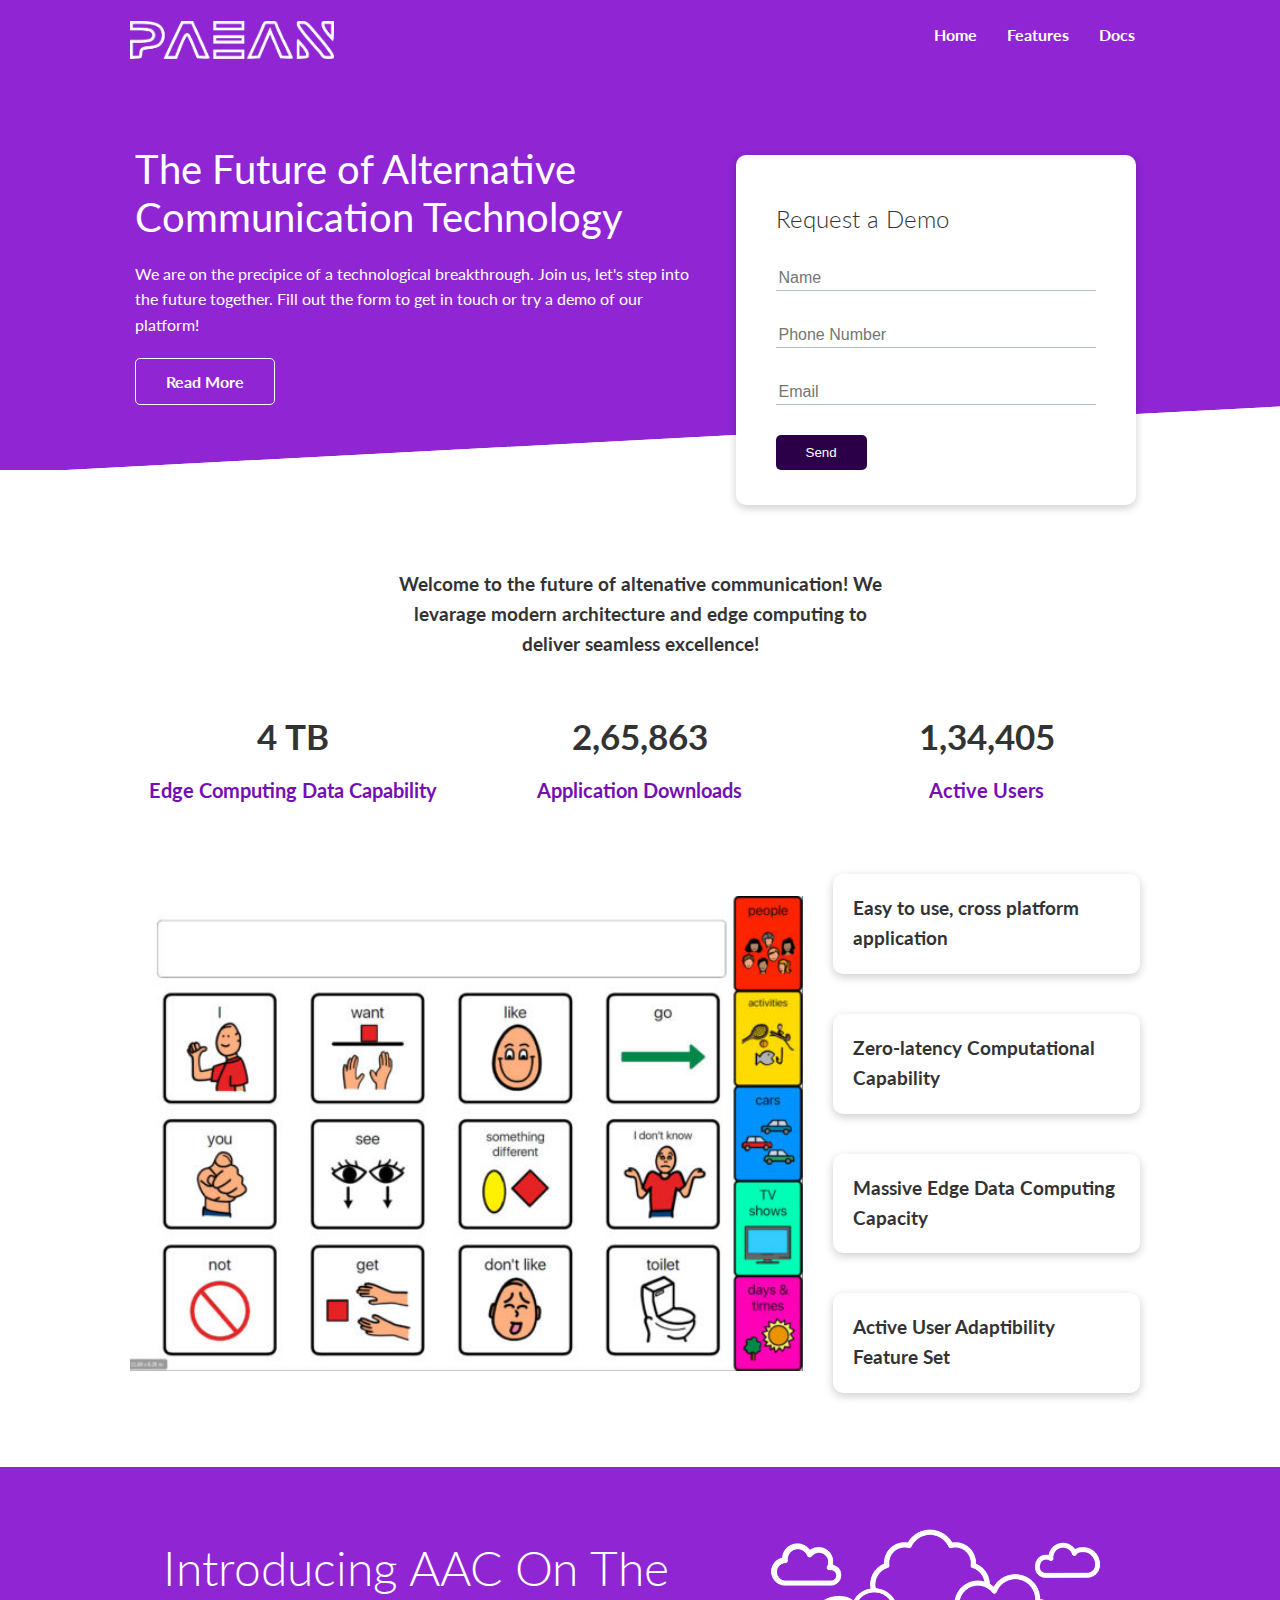
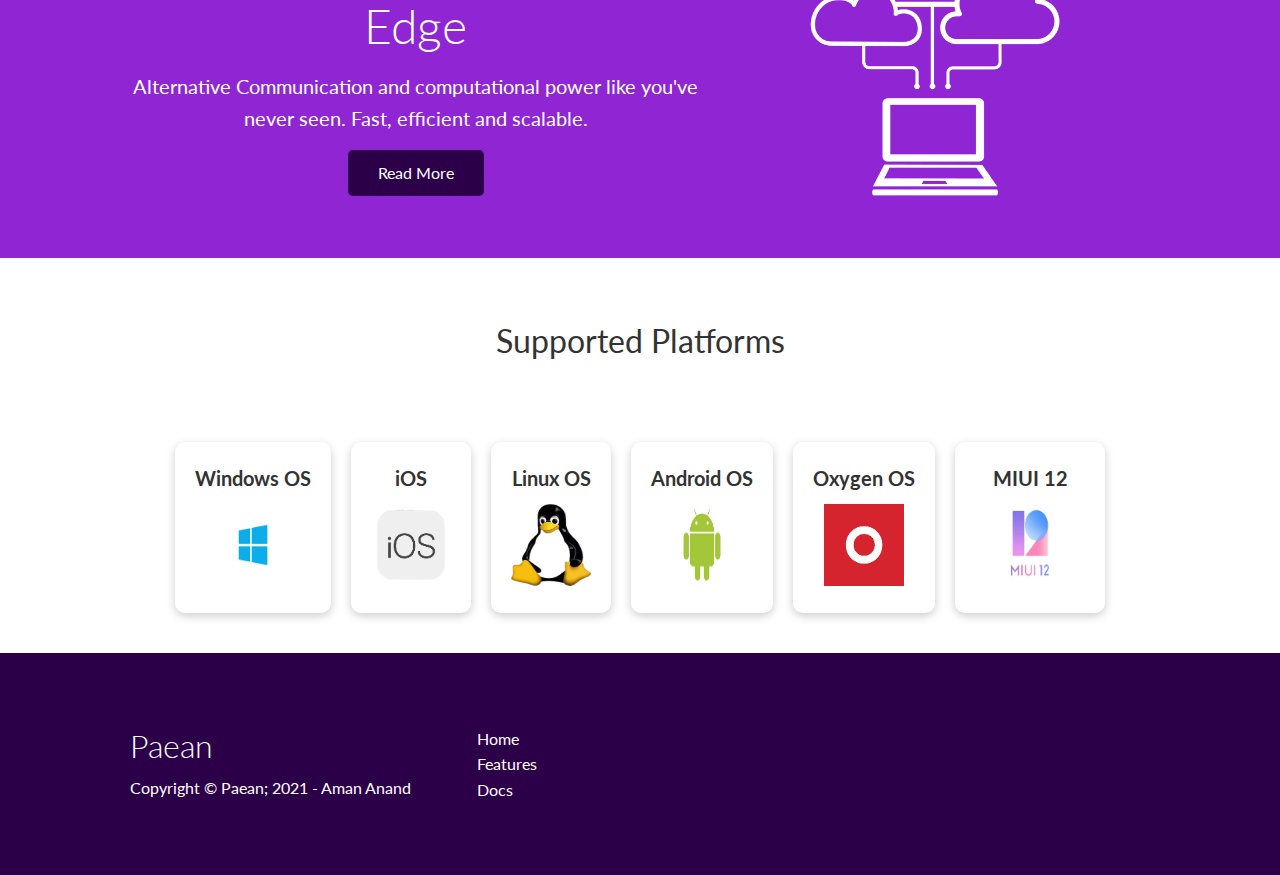
<file: index.html>
<!DOCTYPE html>
<html lang="en">
<head>
    <meta charset="UTF-8">
    <meta name="viewport" content="width=device-width, initial-scale=1.0">
    <link rel="stylesheet" href="https://cdnjs.cloudflare.com/ajax/libs/font-awesome/5.15.1/css/all.min.css" integrity="sha512-+4zCK9k+qNFUR5X+cKL9EIR+ZOhtIloNl9GIKS57V1MyNsYpYcUrUeQc9vNfzsWfV28IaLL3i96P9sdNyeRssA==" crossorigin="anonymous" />
    
    <!-- Internal Stylesheet -->
    <link rel="stylesheet" href="css/utilities.css">
    <link rel="stylesheet" href="css/style.css">
    <link rel="icon" href="images/favicon.png">
    <title>Paean | AAC For Everyone</title>
</head>
<body>
    <!-- Navbar -->
    <div class="navbar">
        <div class="container flex">
            <img src="./images/paean_media/HeadLogo.png" alt="PaeanLogo" style="padding-top:10px; width: 20% !important;">
            <!-- <h1 class="logo">Paean</h1> -->
            <nav>
                <ul>
                    <li><a href="index.html"><strong>Home</strong></a></li>
                    <li><a href="features.html"><strong>Features</strong></a></li>
                    <li><a href="docs.html"><strong>Docs</strong></a></li>
                </ul>
            </nav>
        </div>
    </div>
    
    <!-- Showcase -->
    <section class="showcase">
        <div class="container grid">
            <div class="showcase-text">
                <h1><strong>The Future of Alternative Communication Technology</strong></h1>
                <p>We are on the precipice of a technological breakthrough. Join us, let's step into the future together. Fill out the form to get in touch or try a demo of our platform!</p>
                <a href="features.html" class="btn btn-outline"><strong>Read More</strong></a>
            </div>

            <div class="showcase-form card">
                <h2>Request a Demo </h2>
                 <form>
                    <div class="form-control">
                        <input type="text" name="name" placeholder="Name" required>
                    </div>
                    <div class="form-control">
                        <input type="text" name="company" placeholder="Phone Number" required>
                    </div>
                    <div class="form-control">
                        <input type="email" name="email" placeholder="Email" required>
                    </div>
                    <input type="submit" value="Send" class="btn btn-dark">
                </form>
            </div>
        </div>
    </section>

    <!-- Stats -->
    <section class="stats">
        <div class="container">
            <h3 class="stats-heading text-center my-1">
                Welcome to the future of altenative communication! We levarage modern architecture and edge computing to deliver seamless excellence!
            </h3>

            <div class="grid grid-3 text-center my-4">
                <div>
                    <i class="fas fa-server fa-3x"></i>
                    <h3>4 TB</h3>
                    <p class="text-secondary">Edge Computing Data Capability</p>
                </div>
                <div>
                    <i class="fas fa-download fa-3x"></i>
                    <h3>2,65,863</h3>
                    <p class="text-secondary">Application Downloads</p>
                </div>
                <div>
                    <i class="fas fa-project-diagram fa-3x"></i>
                    <h3>1,34,405</h3>
                    <p class="text-secondary">Active Users</p>
                </div>
            </div>
        </div>
    </section>

    <!-- Cli -->
    <section class="cli">
        <div class="container grid">
            <img src="images/AAC.jpg" alt="">
            <div class="card">
                <h3>Easy to use, cross platform application</h3>
            </div>
            <div class="card">
                <h3>Zero-latency Computational Capability</h3>
            </div>
            <div class="card">
                <h3>Massive Edge Data Computing Capacity</h3>
            </div>
            <div class="card">
                <h3>Active User Adaptibility Feature Set</h3>
            </div>
        </div>
    </section>

    <!-- Cloud -->
    <section class="cloud bg-primary my-5 py-4">
        <div class="container grid">
            <div class="text-center">
                <h2 class="lg">Introducing AAC On The Edge</h2>
                <p class="lead my-1">Alternative Communication and computational power like you've never seen. Fast, efficient and scalable.</p>
                <a href="features.html" class="btn btn-dark">Read More</a>
            </div>
            <img src="images/cloud.png" alt="">
        </div>
    </section>

    <!-- Languages -->
    <section class="languages">
        <h2 class="md text-center my-5">
            <strong>Supported Platforms</strong>
        </h2>
        <div class="container flex">
            <div class="card">
                <h4>Windows OS</h4>
                <img src="images/logos/windows.png" alt="" style="height: 82px !important; width: 80px !important;">
            </div>
            <div class="card">
                <h4>iOS</h4>
                <img src="images/logos/iOS.png" alt="" style="height: 82px !important; width: 80px !important;">
            </div>
            <div class="card">
                <h4>Linux OS</h4>
                <img src="images/logos/linux.png" alt="" style="height: 82px !important; width: 80px !important;">
            </div>
            <div class="card">
                <h4>Android OS</h4>
                <img src="images/logos/android.png" alt="" style="height: 82px !important; width: 80px !important;">
            </div>
            <div class="card">
                <h4>Oxygen OS</h4>
                <img src="images/logos/oxygen.png" alt=""style="height: 82px !important; width: 80px !important;" >
            </div>
            <div class="card">
                <h4>MIUI 12</h4>
                <img src="images/logos/miui.png" alt=""style="height: 82px !important; width: 110px !important;" >
            </div>
        </div>
    </section>

    <!-- Footer -->
    <footer class="footer bg-dark py-5">
        <div class="container grid grid-3">
            <div>
                <h1>Paean
                </h1>
                <p>Copyright &copy Paean; 2021 - Aman Anand</p>
            </div>
            <nav>
                <ul>
                    <li><a href="index.html">Home</a></li>
                    <li><a href="features.html">Features</a></li>
                    <li><a href="docs.html">Docs</a></li>
                </ul>
            </nav>
            <div class="social">
                <a href="https://github.com/CrypticMuze"><i class="fab fa-github fa-2x"></i></a>
                <a href="https://www.linkedin.com/in/amanxanand/"><i class="fab fa-linkedin fa-2x"></i></a>
                <a href="https://www.instagram.com/_am.an.and_/"><i class="fab fa-instagram fa-2x"></i></a>
                <a href="https://twitter.com/amanxanand"><i class="fab fa-twitter fa-2x"></i></a>
            </div>
        </div>
    </footer>
</body>
</html>
</file>
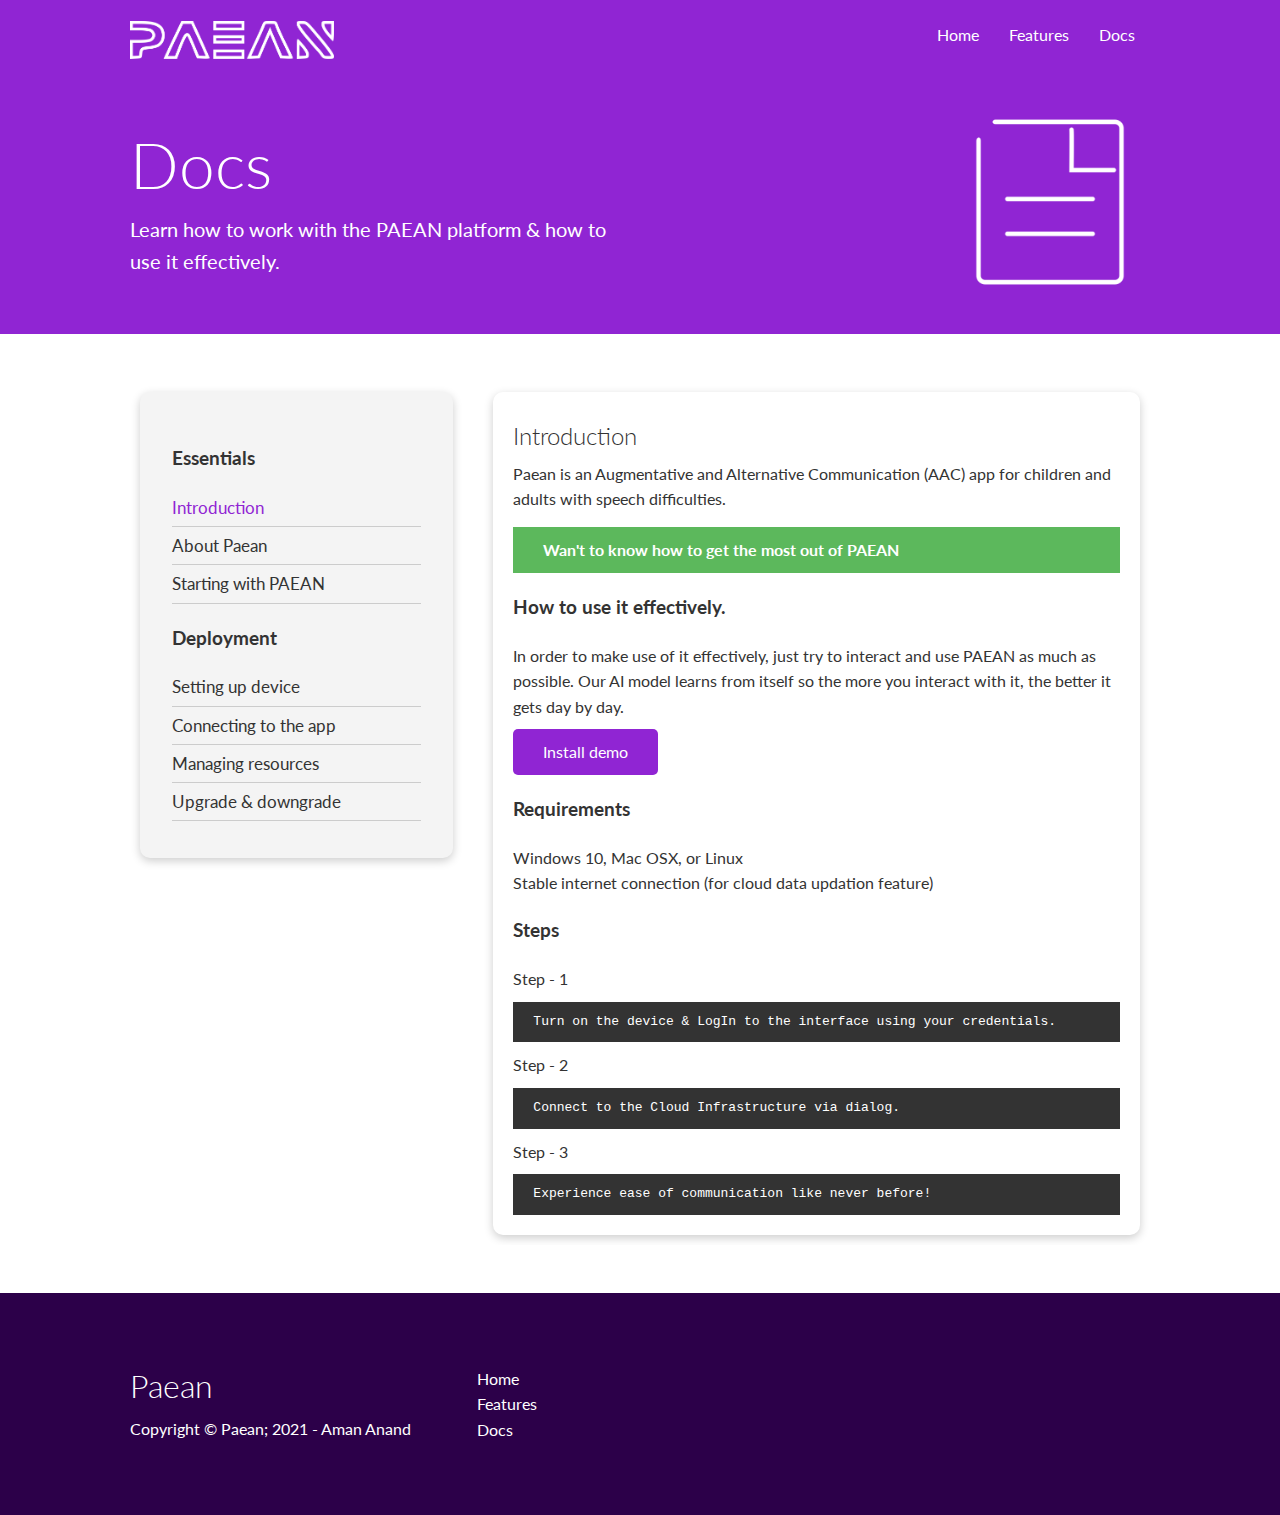
<file: docs.html>
<!DOCTYPE html>
<html lang="en">
    <head>
        <meta charset="UTF-8">
        <meta name="viewport" content="width=device-width, initial-scale=1.0">
        <link rel="stylesheet" href="https://cdnjs.cloudflare.com/ajax/libs/font-awesome/5.15.1/css/all.min.css" integrity="sha512-+4zCK9k+qNFUR5X+cKL9EIR+ZOhtIloNl9GIKS57V1MyNsYpYcUrUeQc9vNfzsWfV28IaLL3i96P9sdNyeRssA==" crossorigin="anonymous" />
        
        <!-- Internal Stylesheet -->
        <link rel="stylesheet" href="css/utilities.css">
        <link rel="stylesheet" href="css/style.css">
        <link rel="icon" href="images/favicon.png">
        <title>Paean | AAC For Everyone</title>
    </head>
<body>
    <!-- Navbar -->
    <div class="navbar">
        <div class="container flex">
            <img src="./images/paean_media/HeadLogo.png" alt="PaeanLogo" style="padding-top:10px; width: 20% !important;">
            <!-- <h1 class="logo">Paean</h1> -->
            <nav>
                <ul>
                    <li><a href="index.html">Home</a></li>
                    <li><a href="features.html">Features</a></li>
                    <li><a href="docs.html">Docs</a></li>
                </ul>
            </nav>
        </div>
    </div>

    <!-- Head -->
    <section class="docs-head bg-primary py-3">
        <div class="container grid">
            <div>
                <h1 class="xl">Docs</h1>
                <p class="lead">
                    Learn how to work with the PAEAN platform & how to use it effectively.
                </p>
            </div>
            <img src="images/docs.png" alt="">
        </div>
    </section>

    <!-- Docs main -->
    <section class="docs-main my-4">
        <div class="container grid">
            <div class="card bg-light p-3">
                <h3 class="my-2">Essentials</h3>
                <nav>
                    <ul>
                        <li><a class="text-primary" href="#">Introduction</a></li>
                        <li><a href="#">About Paean</a></li>
                        <li><a href="#">Starting with PAEAN</a></li>
                    </ul>
                </nav>

                <h3 class="my-2">Deployment</h3>
                <nav>
                    <ul>
                        <li><a href="#">Setting up device</a></li>
							<li><a href="#">Connecting to the app</a></li>
							<li><a href="#">Managing resources</a></li>
							<li><a href="#">Upgrade & downgrade</a></li>
                    </ul>
                </nav>
            </div>
            <div class="card">
                <h2>Introduction</h2>
                <p>Paean is an Augmentative and Alternative Communication (AAC) app for children and adults with speech difficulties. 


                <div class="alert alert-success">
                    <i class="fas fa-info"></i> Wan't to know how to get the most out of PAEAN
                </div>

                <h3>How to use it effectively.</h3>
                <p>In order to make use of it effectively, just try to interact and use PAEAN as much as possible. Our AI model learns from itself so the more you interact with it, the better it gets day by day.</p>
                <a href="#" class="btn btn-primary">Install demo</a>

                <h3>Requirements</h3>
                <ul>
                    <li>Windows 10, Mac OSX, or Linux</li>
                    <li>Stable internet connection (for cloud data updation feature)</li>
                </ul>

                <h3>Steps</h3>
                <p>Step - 1</p>
                <pre><code>Turn on the device & LogIn to the interface using your credentials.</code></pre>
                <p>Step - 2</p>
                <pre><code>Connect to the Cloud Infrastructure via dialog.</code></pre>
                <p>Step - 3</p>
                <pre><code>Experience ease of communication like never before!</code></pre>

            </div>
        </div>
    </section>
    
    <!-- Footer -->
    <footer class="footer bg-dark py-5">
        <div class="container grid grid-3">
            <div>
                <h1>Paean
                </h1>
                <p>Copyright &copy Paean; 2021 - Aman Anand</p>
            </div>
            <nav>
                <ul>
                    <li><a href="index.html">Home</a></li>
                    <li><a href="features.html">Features</a></li>
                    <li><a href="docs.html">Docs</a></li>
                </ul>
            </nav>
            <div class="social">
                <a href="https://github.com/CrypticMuze"><i class="fab fa-github fa-2x"></i></a>
                <a href="https://www.linkedin.com/in/amanxanand/"><i class="fab fa-linkedin fa-2x"></i></a>
                <a href="https://www.instagram.com/_am.an.and_/"><i class="fab fa-instagram fa-2x"></i></a>
                <a href="https://twitter.com/amanxanand"><i class="fab fa-twitter fa-2x"></i></a>
            </div>
        </div>
    </footer>
</body>
</html>
</file>
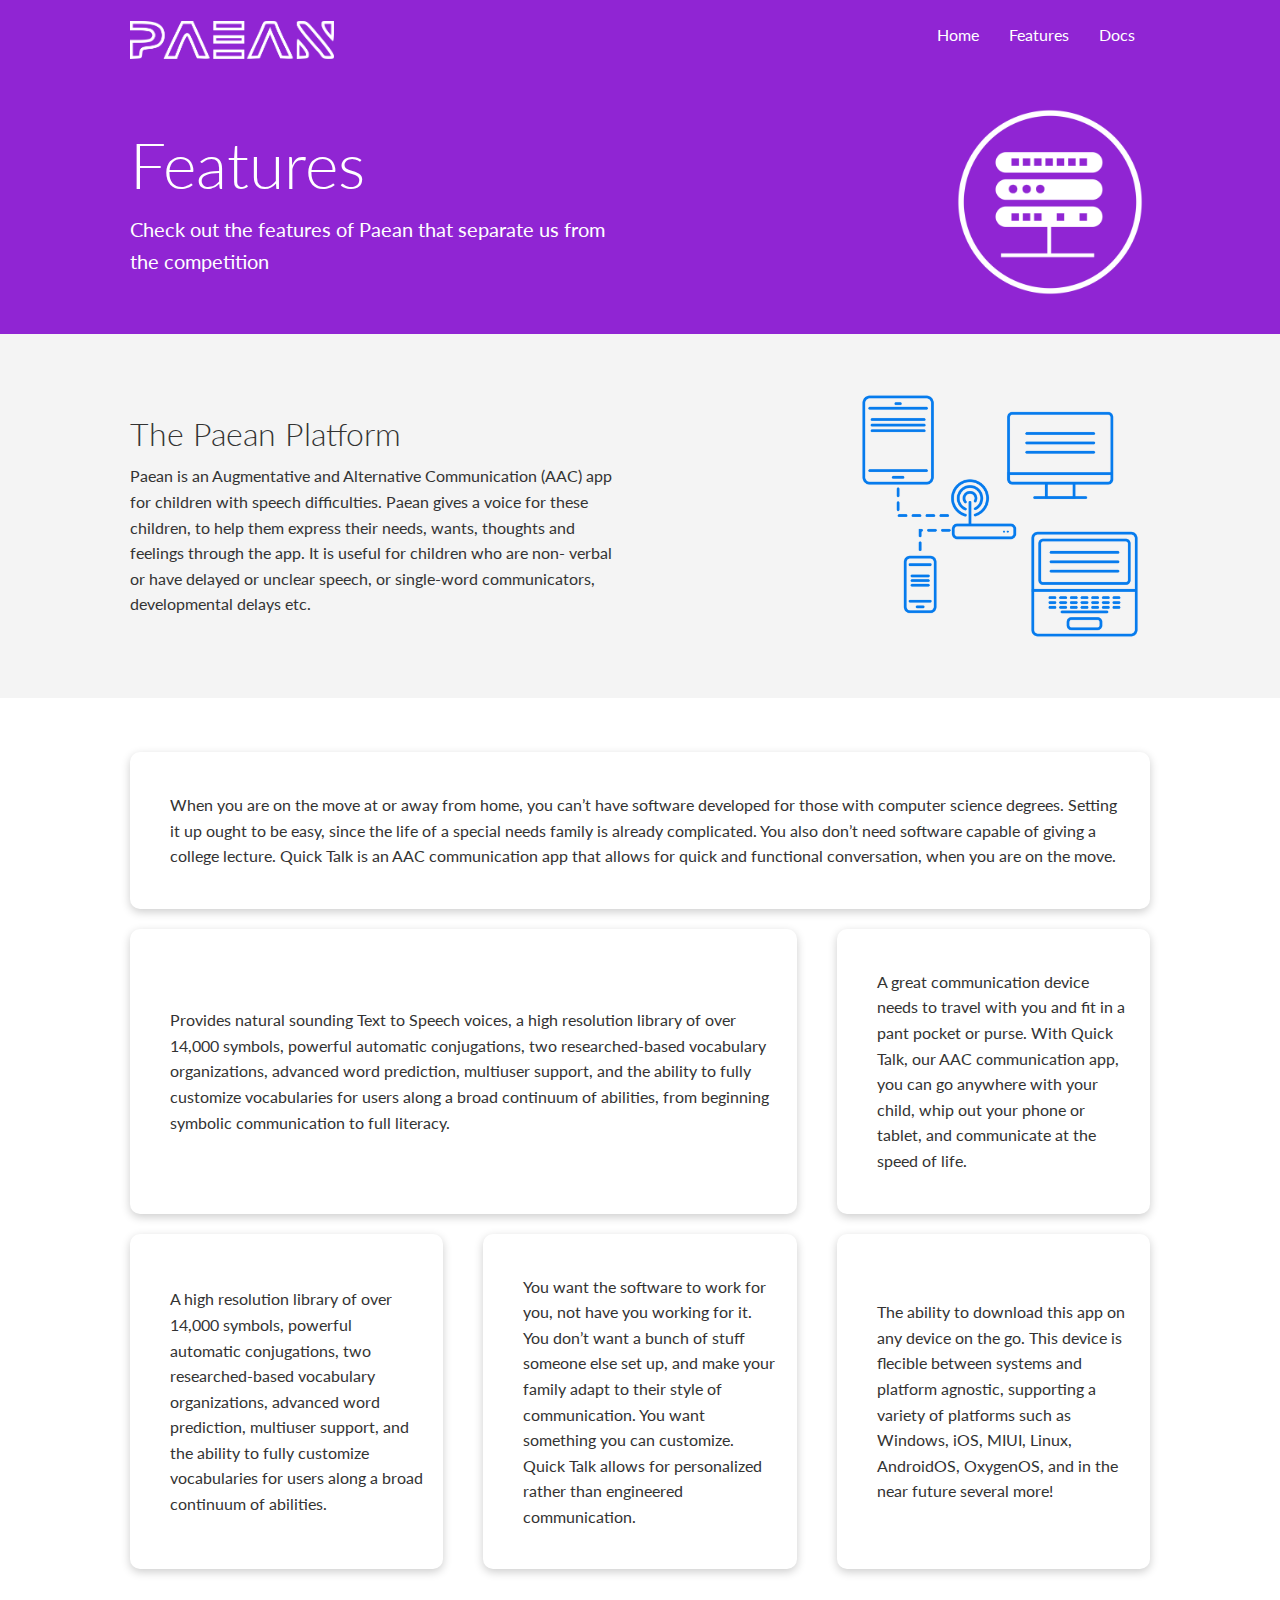
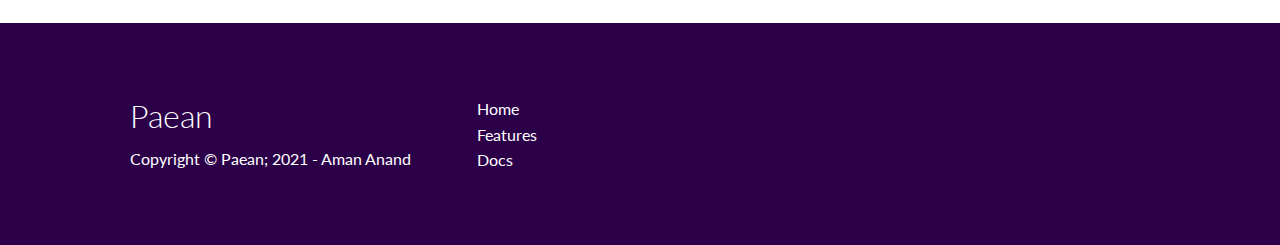
<file: features.html>
<!DOCTYPE html>
<html lang="en">
    <head>
        <meta charset="UTF-8">
        <meta name="viewport" content="width=device-width, initial-scale=1.0">
        <link rel="stylesheet" href="https://cdnjs.cloudflare.com/ajax/libs/font-awesome/5.15.1/css/all.min.css" integrity="sha512-+4zCK9k+qNFUR5X+cKL9EIR+ZOhtIloNl9GIKS57V1MyNsYpYcUrUeQc9vNfzsWfV28IaLL3i96P9sdNyeRssA==" crossorigin="anonymous" />
        
        <!-- Internal Stylesheet -->
        <link rel="stylesheet" href="css/utilities.css">
        <link rel="stylesheet" href="css/style.css">
        <link rel="icon" href="images/favicon.png">
        <title>Paean | AAC For Everyone</title>
    </head>
<body>
    <!-- Navbar -->
    <div class="navbar">
        <div class="container flex">
            <img src="./images/paean_media/HeadLogo.png" alt="PaeanLogo" style="padding-top:10px; width: 20% !important;">
            <!-- <h1 class="logo">Paean</h1> -->
            <nav>
                <ul>
                    <li><a href="index.html">Home</a></li>
                    <li><a href="features.html">Features</a></li>
                    <li><a href="docs.html">Docs</a></li>
                </ul>
            </nav>
        </div>
    </div>

    <!-- Head -->
    <section class="features-head bg-primary py-3">
        <div class="container grid">
            <div>
                <h1 class="xl">Features</h1>
                <p class="lead">
                    Check out the features of Paean that separate us from the
						competition
                </p>
            </div>
            <img src="images/server.png" alt="">
        </div>
    </section>

    <!-- Sub head -->
    <section class="features-sub-head bg-light py-3">
        <div class="container grid">
            <div>
                <h1 class="md">The Paean Platform</h1>
                <p>
                    Paean is an Augmentative and Alternative Communication (AAC) app for children with speech difficulties. Paean gives a voice for these children, to help them express their needs, wants, thoughts and feelings through the app. It is useful for children who are non- verbal or have delayed or unclear speech, or single-word communicators, developmental delays etc.
                </p>
            </div>
            <img src="images/server2.png" alt="">
        </div>
    </section>

    <section class="features-main my-2">
        <div class="container grid grid-3">
            <div class="card flex">
                <i class="fas fa-server fa-3x"></i>
                <p>
                    When you are on the move at or away from home, you can’t have software developed for those with computer science degrees. Setting it up ought to be easy, since the life of a special needs family is already complicated. You also don’t need software capable of giving a college lecture. Quick Talk is an AAC communication app that allows for quick and functional conversation, when you are on the move.
                </p>
            </div>
            <div class="card flex">
                <i class="fas fa-network-wired fa-3x"></i>
                <p>
                    Provides natural sounding Text to Speech voices, a high resolution library of over 14,000 symbols, powerful automatic conjugations, two researched-based vocabulary organizations, advanced word prediction, multiuser support, and the ability to fully customize vocabularies for users along a broad continuum of abilities, from beginning symbolic communication to full literacy.
                </p>
            </div>
            <div class="card flex">
                <i class="fas fa-laptop-code fa-3x"></i>
                <p>
                    A great communication device needs to travel with you and fit in a pant pocket or purse. With Quick Talk, our AAC communication app, you can go anywhere with your child, whip out your phone or tablet, and communicate at the speed of life.
                </p>
            </div>
            <div class="card flex">
                <i class="fas fa-database fa-3x"></i>
                <p>
                    A high resolution library of over 14,000 symbols, powerful automatic conjugations, two researched-based vocabulary organizations, advanced word prediction, multiuser support, and the ability to fully customize vocabularies for users along a broad continuum of abilities.
                </p>
            </div>
            <div class="card flex">
                <i class="fas fa-power-off fa-3x"></i>
                <p>
                    You want the software to work for you, not have you working for it. You don’t want a bunch of stuff someone else set up, and make your family adapt to their style of communication. You want something you can customize. Quick Talk allows for personalized rather than engineered communication.
                </p>
            </div>
            <div class="card flex">
                <i class="fas fa-download fa-3x"></i>
                <p>
                    The ability to download this app on any device on the go. This device is flecible between systems and platform agnostic, supporting a variety of platforms such as Windows, iOS, MIUI, Linux, AndroidOS, OxygenOS, and in the near future several more!
                </p>
            </div>
        </div>
    </section>

    <!-- Footer -->
    <footer class="footer bg-dark py-5">
        <div class="container grid grid-3">
            <div>
                <h1>Paean
                </h1>
                <p>Copyright &copy Paean; 2021 - Aman Anand</p>
            </div>
            <nav>
                <ul>
                    <li><a href="index.html">Home</a></li>
                    <li><a href="features.html">Features</a></li>
                    <li><a href="docs.html">Docs</a></li>
                </ul>
            </nav>
            <div class="social">
                <a href="https://github.com/CrypticMuze"><i class="fab fa-github fa-2x"></i></a>
                <a href="https://www.linkedin.com/in/amanxanand/"><i class="fab fa-linkedin fa-2x"></i></a>
                <a href="https://www.instagram.com/_am.an.and_/"><i class="fab fa-instagram fa-2x"></i></a>
                <a href="https://twitter.com/amanxanand"><i class="fab fa-twitter fa-2x"></i></a>
            </div>
        </div>
    </footer>
</body>
</html>
</file>
<file: css/utilities.css>
.container {
  max-width: 1100px;
  margin: 0 auto;
  overflow: auto;
  padding: 0 40px;
}

.card {
  background-color: #fff;
  color: #333;
  border-radius: 10px;
  box-shadow: 0 3px 10px rgba(0, 0, 0, 0.2);
  padding: 20px;
  margin: 10px;
}

.btn {
  display: inline-block;
  padding: 10px 30px;
  cursor: pointer;
  background: var(--primary-color);
  color: #fff;
  border: none;
  border-radius: 5px;
}

.btn-outline {
  background-color: transparent;
  border: 1px #fff solid;
}

.btn:hover {
  transform: scale(0.98);
}

/* Backgrounds & colored buttons */
.bg-primary,
.btn-primary {
  background-color: var(--primary-color);
  color: #fff;
}

.bg-secondary,
.btn-secondary {
  background-color: var(--secondary-color);
  color: #fff;
}

.bg-dark,
.btn-dark {
  background-color: var(--dark-color);
  color: #fff;
}

.bg-light,
.btn-light {
  background-color: var(--light-color);
  color: #333;
}

.bg-primary a,
.btn-primary a,
.bg-secondary a,
.btn-secondary a,
.bg-dark a,
.btn-dark a {
  color: #fff;
}

/* Text colors */
.text-primary {
  color: var(--primary-color);
}

.text-secondary {
  color: var(--secondary-color);
}

.text-dark {
  color: var(--dark-color);
}

.text-light {
  color: var(--light-color);
}

/* Text sizes */
.lead {
  font-size: 20px;
}

.sm {
  font-size: 1rem;
}

.md {
  font-size: 2rem;
}

.lg {
  font-size: 3rem;
}

.xl {
  font-size: 4rem;
}

.text-center {
  text-align: center;
}

/* Alert */
.alert {
  background-color: var(--light-color);
  padding: 10px 20px;
  font-weight: bold;
  margin: 15px 0;
}

.alert i {
  margin-right: 10px;
}

.alert-success {
  background-color: var(--success-color);
  color: #fff;
}

.alert-error {
  background-color: var(--error-color);
  color: #fff;
}

.flex {
  display: flex;
  justify-content: center;
  align-items: center;
  height: 100%;
}

.grid {
  display: grid;
  grid-template-columns: repeat(2, 1fr);
  gap: 20px;
  justify-content: center;
  align-items: center;
  height: 100%;
}

.grid-3 {
  grid-template-columns: repeat(3, 1fr);
}

/* Margin */
.my-1 {
  margin: 1rem 0;
}

.my-2 {
  margin: 1.5rem 0;
}

.my-3 {
  margin: 2rem 0;
}

.my-4 {
  margin: 3rem 0;
}

.my-5 {
  margin: 4rem 0;
}

.m-1 {
  margin: 1rem;
}

.m-2 {
  margin: 1.5rem;
}

.m-3 {
  margin: 2rem;
}

.m-4 {
  margin: 3rem;
}

.m-5 {
  margin: 4rem;
}

/* Padding */
.py-1 {
  padding: 1rem 0;
}

.py-2 {
  padding: 1.5rem 0;
}

.py-3 {
  padding: 2rem 0;
}

.py-4 {
  padding: 3rem 0;
}

.py-5 {
  padding: 4rem 0;
}

.p-1 {
  padding: 1rem;
}

.p-2 {
  padding: 1.5rem;
}

.p-3 {
  padding: 2rem;
}

.p-4 {
  padding: 3rem;
}

.p-5 {
  padding: 4rem;
}
</file>
<file: css/style.css>
@import url('https://fonts.googleapis.com/css2?family=Lato:wght@300&display=swap');

:root {
  --primary-color: #9025d3;
  --secondary-color: #7410b3;
  --dark-color: #2c0049;
  --light-color: #f4f4f4;
  --success-color: #5cb85c;
  --error-color: #d9534f;
}

* {
  box-sizing: border-box;
  padding: 0;
  margin: 0;
}

body {
  font-family: 'Lato', sans-serif;
  color: #333;
  line-height: 1.6;
}

ul {
  list-style-type: none;
}

a {
  text-decoration: none;
  color: #333;
}

h1,
h2 {
  font-weight: 300;
  line-height: 1.2;
  margin: 10px 0;
}

p {
  margin: 10px 0;
}

img {
  width: 100%;
}

code,
pre {
  background: #333;
  color: #fff;
  padding: 10px;
}

.hidden {
  visibility: hidden;
  height: 0;
}

/* Navbar */
.navbar {
  background-color: var(--primary-color);
  color: #fff;
  height: 70px;
}

.navbar ul {
  display: flex;
}

.navbar a {
  color: #fff;
  padding: 10px;
  margin: 0 5px;
}

.navbar a:hover {
  border-bottom: 2px #fff solid;
}

.navbar .flex {
  justify-content: space-between;
}

/* Showcase */
.showcase {
  height: 400px;
  background-color: var(--primary-color);
  color: #fff;
  position: relative;
}

.showcase h1 {
  font-size: 40px;
}

.showcase p {
  margin: 20px 0;
}

.showcase .grid {
  overflow: visible;
  grid-template-columns: 55% auto;
  gap: 30px;
}

.showcase-text {
  animation: slideInFromLeft 1s ease-in;
}

.showcase-form {
  position: relative;
  top: 60px;
  height: 350px;
  width: 400px;
  padding: 40px;
  z-index: 100;
  justify-self: flex-end;
  animation: slideInFromRight 1s ease-in;
}

.showcase-form .form-control {
  margin: 30px 0;
}

.showcase-form input[type='text'],
.showcase-form input[type='email'] {
  border: 0;
  border-bottom: 1px solid #b4becb;
  width: 100%;
  padding: 3px;
  font-size: 16px;
}

.showcase-form input:focus {
  outline: none;
}

.showcase::before,
.showcase::after {
  content: '';
  position: absolute;
  height: 100px;
  bottom: -70px;
  right: 0;
  left: 0;
  background: #fff;
  transform: skewY(-3deg);
  -webkit-transform: skewY(-3deg);
  -moz-transform: skewY(-3deg);
  -ms-transform: skewY(-3deg);
}

/* Stats */
.stats {
  padding-top: 100px;
  animation: slideInFromBottom 1s ease-in;
}

.stats-heading {
  max-width: 500px;
  margin: auto;
}

.stats .grid h3 {
  font-size: 35px;
}

.stats .grid p {
  font-size: 20px;
  font-weight: bold;
}

/* Cli */
.cli .grid {
  grid-template-columns: repeat(3, 1fr);
  grid-template-rows: repeat(4, 1fr);
}

.cli .grid > *:first-child {
  grid-column: 1 / span 2;
  grid-row: 1 / span 4;
}

/* Cloud */
.cloud .grid {
  grid-template-columns: 4fr 3fr;
}

/* Languages */

.languages .flex {
  flex-wrap: wrap;
}

.languages .card {
  text-align: center;
  margin: 18px 10px 40px;
  transition: transform 0.2s ease-in;
}

.languages .card h4 {
  font-size: 20px;
  margin-bottom: 10px;
}

.languages .card:hover {
  transform: translateY(-15px);
}

/* Features */
.features-head img,
.docs-head img {
  width: 200px;
  justify-self: flex-end;
}

.features-sub-head img {
  width: 300px;
  justify-self: flex-end;
}

.features-main .card > i {
  margin-right: 20px;
}

.features-main .card {
  transition: transform 0.2s ease-in;
}

.features-main .card:hover {
  transform: translateY(15px);
}

.features-main .grid {
  padding: 30px;
}

.features-main .grid > *:first-child {
  grid-column: 1 / span 3;
}

.features-main .grid > *:nth-child(2) {
  grid-column: 1 / span 2;
}

/* Docs */
.docs-main h3 {
  margin: 20px 0;
}

.docs-main .grid {
  grid-template-columns: 1fr 2fr;
  align-items: flex-start;
}

.docs-main nav li {
  font-size: 17px;
  padding-bottom: 5px;
  margin-bottom: 5px;
  border-bottom: 1px #ccc solid;
}

.docs-main a:hover {
  font-weight: bold;
}

/* Footer */
.footer .social a {
  margin: 0 10px;
}

/* Animations */
@keyframes slideInFromLeft {
  0% {
    transform: translateX(-100%);
  }

  100% {
    transform: translateX(0);
  }
}

@keyframes slideInFromRight {
  0% {
    transform: translateX(100%);
  }

  100% {
    transform: translateX(0);
  }
}

@keyframes slideInFromTop {
  0% {
    transform: translateY(-100%);
  }

  100% {
    transform: translateX(0);
  }
}

@keyframes slideInFromBottom {
  0% {
    transform: translateY(100%);
  }

  100% {
    transform: translateX(0);
  }
}

/* Tablets and under */
@media (max-width: 768px) {
  .grid,
  .showcase .grid,
  .stats .grid,
  .cli .grid,
  .cloud .grid,
  .features-main .grid,
  .docs-main .grid {
    grid-template-columns: 1fr;
    grid-template-rows: 1fr;
  }

  .showcase {
    height: auto;
  }

  .showcase-text {
    text-align: center;
    margin-top: 40px;
    animation: slideInFromTop 1s ease-in;
  }

  .showcase-form {
    justify-self: center;
    margin: auto;
    animation: slideInFromBottom 1s ease-in;
  }

  .cli .grid > *:first-child {
    grid-column: 1;
    grid-row: 1;
  }

  .features-head,
  .features-sub-head,
  .docs-head {
    text-align: center;
  }

  .features-head img,
  .features-sub-head img,
  .docs-head img {
    justify-self: center;
  }

  .features-main .grid > *:first-child,
  .features-main .grid > *:nth-child(2) {
    grid-column: 1;
  }
}

/* Mobile */
@media (max-width: 500px) {
  .navbar {
    height: 110px;
  }

  .navbar .flex {
    flex-direction: column;
  }

  .navbar ul {
    padding: 10px;
    background-color: rgba(0, 0, 0, 0.1);
  }
  
  .showcase-form {
    width: 300px;
  }
}
</file>
